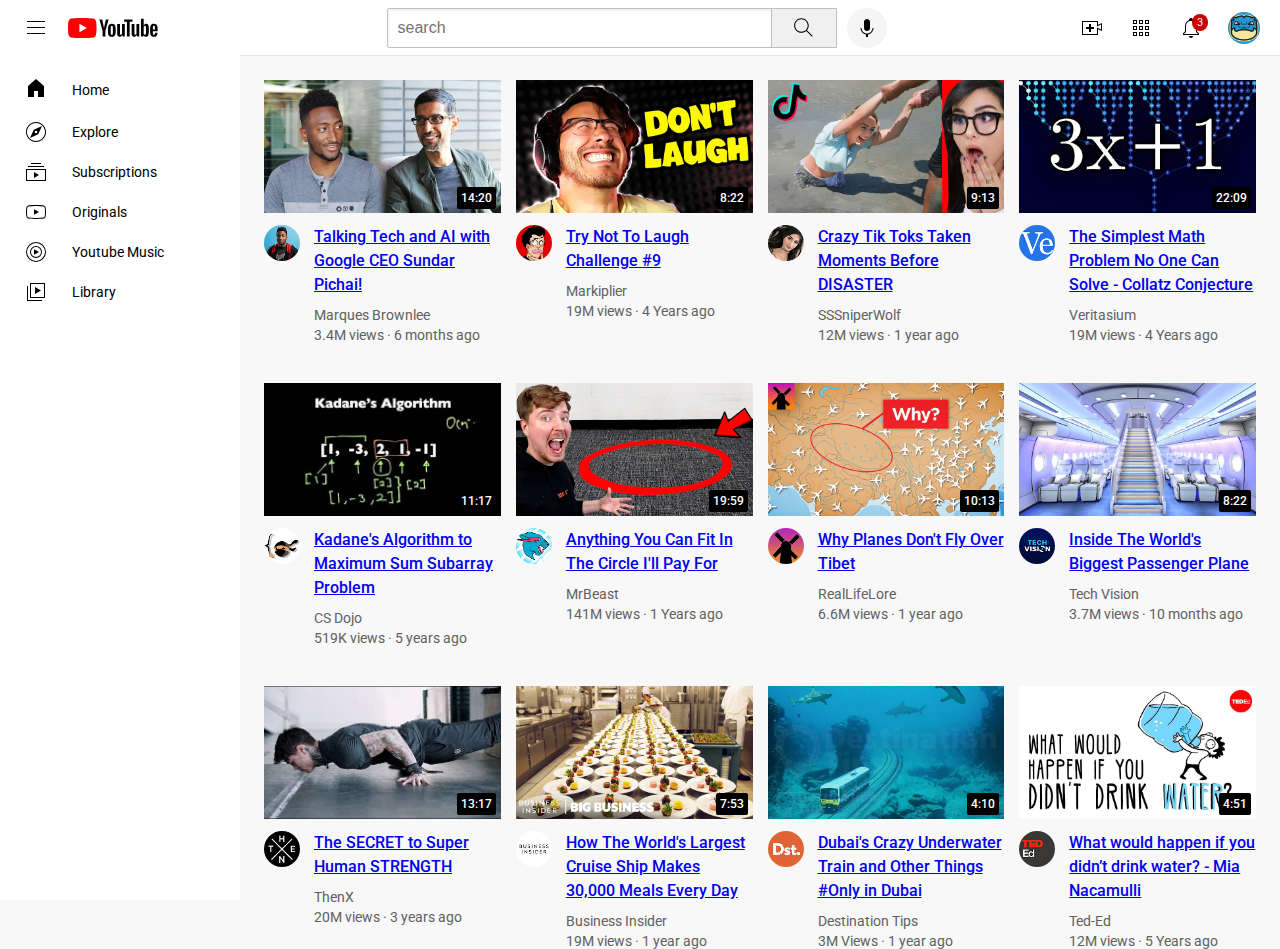
<file: index.html>
<!DOCTYPE html>
<html>
  <head>
    <title>Youtube.com Clone For Github</title>

      <link rel="preconnect" href="https://fonts.googleapis.com">
      <link rel="preconnect" href="https://fonts.gstatic.com" crossorigin>
      <link href="https://fonts.googleapis.com/css2?family=Montserrat:wght@400;700&family=Roboto:wght@400;500;700&display=swap" rel="stylesheet">
   <link rel="stylesheet" href="styles/general.css">
   <link rel="stylesheet" href="styles/header.css">
   <link rel="stylesheet" href="styles/video.css">
   <link rel="stylesheet" href="styles/sidebar.css">

    </head>
  <body>
   
    <header class="header">
      <div class="left-section">
        <img class="hamburger-menu" src="icons/hamburger-menu.svg">
        <img class="youtube-logo" src="icons/youtube-logo.svg">

      </div>
      

      <div class="middle-section">

        <input class="search-bar" type="text" placeholder="search">
        <button class="search-button">
          <img class="search-icon" src="icons/search.svg">
          <div class="tooltip">Search</div>
        </button>
        <!-- Put position absolute inside
        position relative-->
        <button class="voice-search-button">
          <img class="voice-search-icon" src="icons/voice-search-icon.svg">
          <div class="tooltip">Search with your voice</div>
        </button>
      </div>

      <div class="right-section">

        <div class="upload-icon-container">
          <img class="upload-icon" src="icons/upload.svg">
          <div class="tooltip">Create</div>
        </div>

        <div class="appsdev">
          <img class="youtube-apps-icon" src="icons/youtube-apps.svg">
          <div class="tooltip">Youtube Apps</div>
        </div>
        
        <div class="notifications-icon-container">
        <img class="notis-icon" src="icons/notifications.svg">
        <div class="notifications-count">3</div>
        <div class="tooltip">Youtube Apps</div>
        </div>
        <img class="cuser" src="channel-pictures/6gy88L9.jpg">
      </div>
    
    </header>

    <nav class="sidebar">
      <div class="sidebar-link">
        <a href="https://www.youtube.com/" target="_blank">
        <img src="icons/home.svg"></a>
        <div>Home</div>
      </div>
      <div class="sidebar-link">
        <img src="icons/explore.svg">
        <div>Explore</div>
      </div>
      <div class="sidebar-link">
        <img src="icons/subscriptions.svg">
        <div>Subscriptions</div>
      </div>
      <div class="sidebar-link">
        <img src="icons/originals.svg">
        <div>Originals</div>
      </div>
      <div class="sidebar-link">
        <img src="icons/youtube-music.svg">
        <div>Youtube Music</div>
      </div>
      <div class="sidebar-link">
        <img src="icons/library.svg">
        <div>Library</div>
      </div>
    </nav>

    <main>
      <section class="video-grid">
    
        <div class="video-preview">
               <div class="thumbnail-row">
                <a href="https://www.youtube.com/watch?v=n2RNcPRtAiY">
                <img class="thumbnail" src="thumbnails/thumbnail-1.webp">
                </a>
                <div class="video-time">14:20</div>
                </div>
    
              <div class="video-info-grid">
                <div class="channel-picture">
                  <a href="https://www.youtube.com/@mkbhd">
                <img class="profile-picture" src="channel-pictures/channel-1.jpeg">
              </a>
                </div>
                
                <div class="video-info">
                  <a href="https://www.youtube.com/watch?v=n2RNcPRtAiY">
               <p class="video-title">
                Talking Tech and AI with Google CEO Sundar Pichai!</p>
              </a>
               <p class="video-author">Marques Brownlee</p>
               <p class="video-stats">3.4M views &#183; 6 months ago</p>
                </div>
              </div>
        </div>
    
    
        <div class="video-preview">
          <div class="thumbnail-row">
            <a href="https://www.youtube.com/watch?v=mP0RAo9SKZk">
            <img class="thumbnail" src="thumbnails/thumbnail-2.webp">
          </a>
            <div class="video-time">8:22</div>
          </div>
      <div class="video-info-grid">
        <div class="channel-picture">
          <a href="https://www.youtube.com/c/markiplier">
          <img class="profile-picture" src="channel-pictures/channel-2.jpeg">
        </a>
        </div>
        
        <div class="video-info">
          <a href="https://www.youtube.com/watch?v=mP0RAo9SKZk">
          <p class="video-title">
          Try Not To Laugh Challenge #9</p>
        </a>
         <p class="video-author">Markiplier</p>
         <p class="video-stats">19M views &#183; 4 Years ago</p>
        </div>
      </div>
    </div>
    
    
    <div class="video-preview">
      <div class="thumbnail-row">
        <a href="https://www.youtube.com/watch?v=FgjPQQeTh1w">
       <img class="thumbnail" src="thumbnails/thumbnail-3.webp">
      </a>
       <div class="video-time">9:13</div>
       </div>
    
     <div class="video-info-grid">
       <div class="channel-picture">
        <a href="https://www.youtube.com/channel/UCpB959t8iPrxQWj7G6n0ctQ">
       <img class="profile-picture" src="channel-pictures/channel-3.jpeg">
      </a>
       </div>
    
       <div class="video-info">
        <a href="https://www.youtube.com/watch?v=FgjPQQeTh1w">
      <p class="video-title">
        Crazy Tik Toks Taken Moments Before DISASTER</p>
      </a>
      <p class="video-author">SSSniperWolf</p>
      <p class="video-stats">12M views &#183; 1 year ago</p>
       </div>
     </div>
    </div>
    
    
        <div class="video-preview">
          <div class="thumbnail-row">
            <a href="https://www.youtube.com/watch?v=094y1Z2wpJg">
          <img class="thumbnail" src="thumbnails/thumbnail-4.webp">
          </a>
          <div class="video-time">22:09</div>
          </div>
          <div class="video-info-grid">
          <div class="channel-picture">
            <a href="https://www.youtube.com/channel/UCHnyfMqiRRG1u-2MsSQLbXA">
          <img class="profile-picture" src="channel-pictures/channel-4.jpeg">
          </a>
          </div>
    
          <div class="video-info">
            <a href="https://www.youtube.com/watch?v=094y1Z2wpJg">
          <p class="video-title">
            The Simplest Math Problem No One Can Solve - Collatz Conjecture</p>
          </a>
          <p class="video-author">Veritasium</p>
          <p class="video-stats">19M views &#183; 4 Years ago</p>
          </div>
          </div>
        </div>
        
    
    
    <div class="video-preview">
      <div class="thumbnail-row">
        <a href="https://www.youtube.com/watch?v=86CQq3pKSUw">
       <img class="thumbnail" src="thumbnails/thumbnail-5.webp">
      </a>
       <div class="video-time">11:17</div>
       </div>
    
     <div class="video-info-grid">
       <div class="channel-picture">
        <a href="https://www.youtube.com/c/CSDojo">
       <img class="profile-picture" src="channel-pictures/channel-5.jpeg">
        </a>
       </div>
    
       <div class="video-info">
        <a href="https://www.youtube.com/watch?v=86CQq3pKSUw">
      <p class="video-title">
        Kadane's Algorithm to Maximum Sum Subarray Problem</p>
      </a>
      <p class="video-author">CS Dojo</p>
      <p class="video-stats">519K views &#183; 5 years ago</p>
       </div>
     </div>
    </div>
    
    
      <div class="video-preview">
        <div class="thumbnail-row">
          <a href="https://www.youtube.com/watch?v=yXWw0_UfSFg">
        <img class="thumbnail" src="thumbnails/thumbnail-6.webp">
         </a>
        <div class="video-time">19:59</div>
        </div>
        <div class="video-info-grid">
        <div class="channel-picture">
          <a href="https://www.youtube.com/channel/UCX6OQ3DkcsbYNE6H8uQQuVA">
        <img class="profile-picture" src="channel-pictures/channel-6.jpeg">
         </a>
        </div>
    
        <div class="video-info">
        <p class="video-title"> <a href="https://www.youtube.com/watch?v=yXWw0_UfSFg">
    Anything You Can Fit In The Circle I'll Pay For</p></a>   
        <p class="video-author">MrBeast</p>
        <p class="video-stats">141M views &#183; 1 Years ago</p>
          </div>
        </div>
      </div>
    

      <div class="video-preview">
        <div class="thumbnail-row">
         <a href="https://www.youtube.com/watch?v=fNVa1qMbF9Y">
         <img class="thumbnail" src="thumbnails/thumbnail-7.webp">
         </a>
         <div class="video-time">10:13</div>
         </div>

       <div class="video-info-grid">
         <div class="channel-picture">
           <a href="https://www.youtube.com/@RealLifeLore">
         <img class="profile-picture" src="channel-pictures/channel-7.jpeg">
       </a>
         </div>
         
         <div class="video-info">
           <a href="https://www.youtube.com/watch?v=fNVa1qMbF9Y">
        <p class="video-title">
          Why Planes Don't Fly Over Tibet</p>
       </a>
        <p class="video-author">RealLifeLore</p>
        <p class="video-stats">6.6M views &#183; 1 year ago</p>
         </div>
       </div>
 </div>


 <div class="video-preview">
   <div class="thumbnail-row">
     <a href="https://www.youtube.com/watch?v=lFm4EM1juls">
     <img class="thumbnail" src="thumbnails/thumbnail-8.webp">
   </a>
     <div class="video-time">8:22</div>
   </div>
<div class="video-info-grid">
 <div class="channel-picture">
   <a href="https://www.youtube.com/@adin">
   <img class="profile-picture" src="channel-pictures/channel-8.jpeg">
 </a>
 </div>
 
 <div class="video-info">
   <a href="https://www.youtube.com/watch?v=lFm4EM1juls">
   <p class="video-title">
Inside The World's Biggest Passenger Plane</p>
 </a>
  <p class="video-author">Tech Vision</p>
  <p class="video-stats">3.7M views &#183; 10 months ago</p>
 </div>
</div>
</div>


<div class="video-preview">
<div class="thumbnail-row">
 <a href="https://www.youtube.com/watch?v=ixmxOlcrlUc">
<img class="thumbnail" src="thumbnails/thumbnail-9.webp">
</a>
<div class="video-time">13:17</div>
</div>

<div class="video-info-grid">
<div class="channel-picture">
 <a href="https://www.youtube.com/@OFFICIALTHENXSTUDIOS">
<img class="profile-picture" src="channel-pictures/channel-9.jpeg">
</a>
</div>

<div class="video-info">
 <a href="https://www.youtube.com/watch?v=ixmxOlcrlUc">
<p class="video-title">
  The SECRET to Super Human STRENGTH</p>
</a>
<p class="video-author">ThenX</p>
<p class="video-stats">20M views &#183; 3 years ago</p>
</div>
</div>
</div>


 <div class="video-preview">
   <div class="thumbnail-row">
     <a href="https://www.youtube.com/watch?v=R2vXbFp5C9o">
   <img class="thumbnail" src="thumbnails/thumbnail-10.webp">
   </a>
   <div class="video-time">7:53</div>
   </div>
   <div class="video-info-grid">
   <div class="channel-picture">
     <a href="https://www.youtube.com/@InsiderBusiness">
   <img class="profile-picture" src="channel-pictures/channel-10.jpeg">
   </a>
   </div>

   <div class="video-info">
     <a href="https://www.youtube.com/watch?v=R2vXbFp5C9o">
   <p class="video-title">
    How The World's Largest Cruise Ship Makes 30,000 Meals Every Day</p>
   </a>
   <p class="video-author">Business Insider</p>
   <p class="video-stats">19M views &#183; 1 year ago</p>
   </div>
   </div>
 </div>
 


<div class="video-preview">
<div class="thumbnail-row">
 <a href="https://www.youtube.com/watch?v=0nZuYyXET3s">
<img class="thumbnail" src="thumbnails/thumbnail-11.webp">
</a>
<div class="video-time">4:10</div>
</div>

<div class="video-info-grid">
<div class="channel-picture">
 <a href="https://www.youtube.com/@Destinationtips">
<img class="profile-picture" src="channel-pictures/channel-11.jpeg">
 </a>
</div>

<div class="video-info">
 <a href="https://www.youtube.com/watch?v=0nZuYyXET3s">
<p class="video-title">
Dubai's Crazy Underwater Train and Other Things #Only in Dubai</p>
</a>
<p class="video-author">Destination Tips</p>
<p class="video-stats">3M Views &#183; 1 year ago</p>
</div>
</div>
</div>


<div class="video-preview">
 <div class="thumbnail-row">
   <a href="https://www.youtube.com/watch?v=9iMGFqMmUFs">
 <img class="thumbnail" src="thumbnails/thumbnail-12.webp">
  </a>
 <div class="video-time">4:51</div>
 </div>
 <div class="video-info-grid">
 <div class="channel-picture">
   <a href="https://www.youtube.com/@TEDEd">
 <img class="profile-picture" src="channel-pictures/channel-12.jpeg">
  </a>
 </div>

 <div class="video-info">
 <p class="video-title"> <a href="https://www.youtube.com/watch?v=9iMGFqMmUFs">
  What would happen if you didn’t drink water? - Mia Nacamulli</p></a>   
 <p class="video-author">Ted-Ed</p>
 <p class="video-stats">12M views &#183; 5 Years ago</p>
   </div>
 </div>
</div>


    </section>
    </main>

  </body>
</html>
</file>
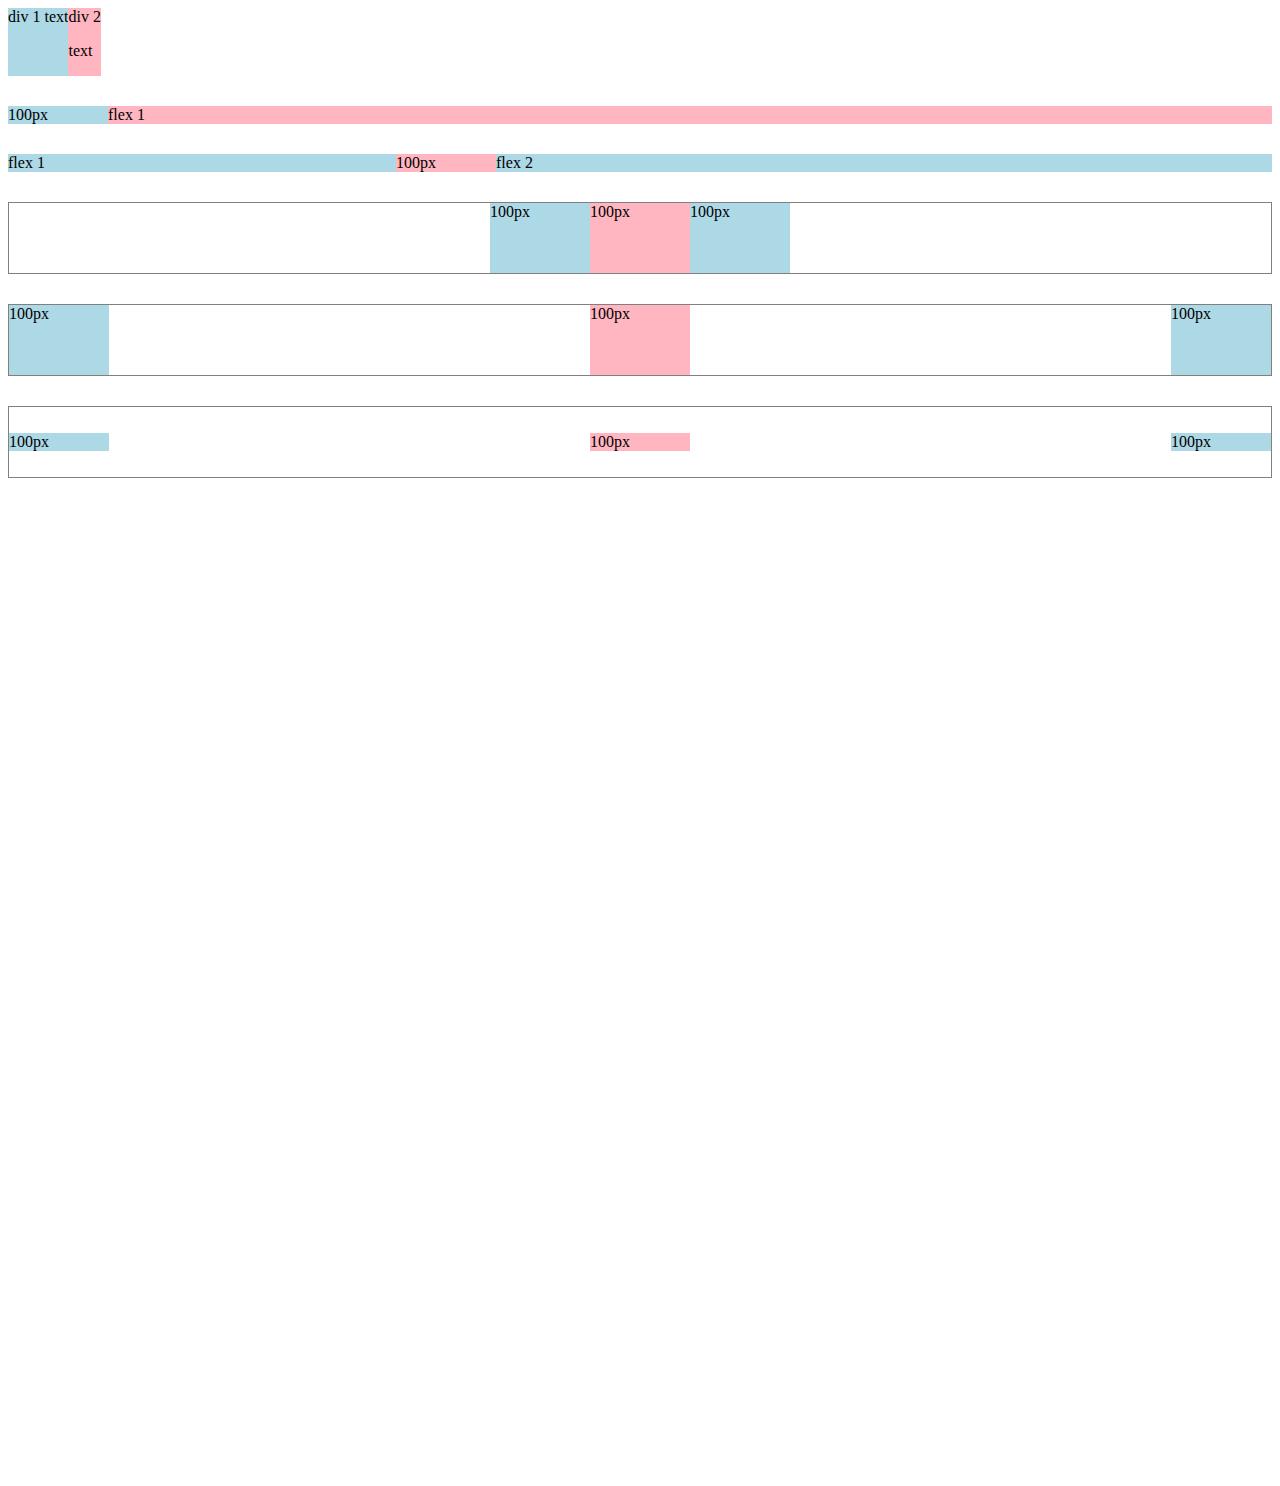
<file: FLEXBOX.HTML>
<!DOCTYPE html>
<HTML>
  <HEAD>
    <title>flexbox pratice</title>
  </HEAD>
  <BODY style="padding-bottom: 1000px;">
    <div style="
    display: flex;
    flex-direction: row; 
    ">
      <div style="background-color: lightblue;">div 1 text</div>
      <div style="background-color: lightpink;">div 2 <p>text</p></div>
    </div>

      <div style="
      margin-top: 30px;
      display: flex;
      flex-direction: row; 
      ">
        <div style="background-color: lightblue; width: 100px;">100px</div>
        <div style="background-color: lightpink; flex: 1;">flex 1</div>
      </div>

      <div style="
      margin-top: 30px;
      display: flex;
      flex-direction: row; 
      ">
        
        <div style="background-color: lightblue; flex: 1;">flex 1</div>
        <div style="background-color: lightpink; width: 100px;">100px</div>
        <div style="background-color: lightblue; flex: 2;">flex 2</div>
      </div>

      <div style="
      margin-top: 30px;
      display: flex;
      flex-direction: row;
      height: 70px; border-width: 1px; border-style: solid; border-color: gray;
       justify-content: center;">
        
        <div style="background-color: lightblue; width: 100px;">100px</div>
        <div style="background-color: lightpink; width: 100px;">100px</div>
        <div style="background-color: lightblue; width: 100px;">100px</div>
      </div>

      <div style="
      margin-top: 30px;
      display: flex;
      flex-direction: row;
      height: 70px; border-width: 1px; border-style: solid; border-color: gray;
       justify-content: space-between">
        
        <div style="background-color: lightblue; width: 100px;">100px</div>
        <div style="background-color: lightpink; width: 100px;">100px</div>
        <div style="background-color: lightblue; width: 100px;">100px</div>
      </div>

      <div style="
      margin-top: 30px;
      display: flex;
      flex-direction: row;
      height: 70px; border-width: 1px; border-style: solid; border-color: gray;
       justify-content: space-between; align-items: center;">
        
        <div style="background-color: lightblue; width: 100px;">100px</div>
        <div style="background-color: lightpink; width: 100px;">100px</div>
        <div style="background-color: lightblue; width: 100px;">100px</div>
      </div>


  </BODY>
</HTML>
</file>
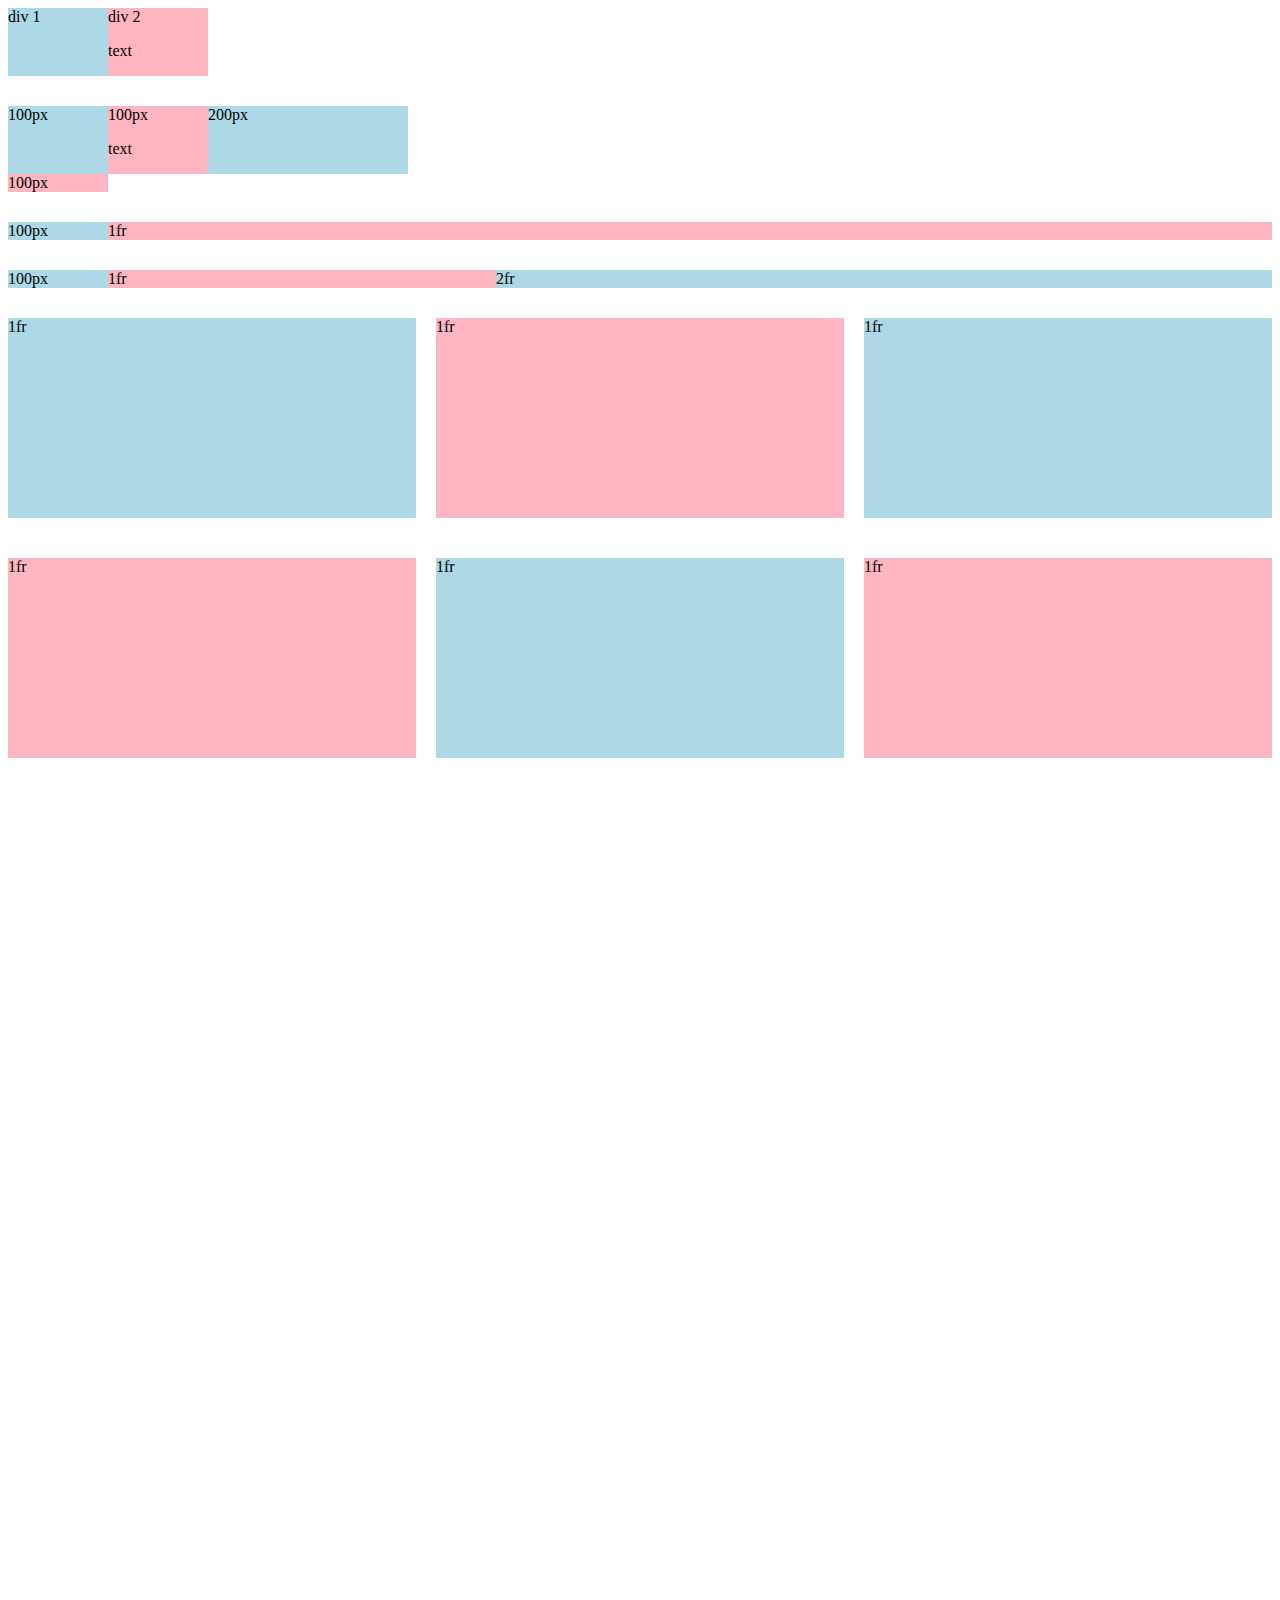
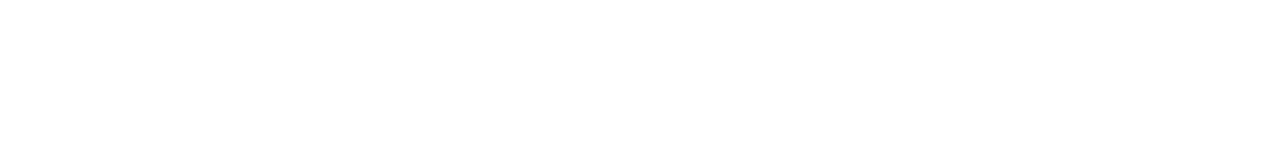
<file: GRID.HTML>
<!DOCTYPE html>
<HTML>
  <HEAD>
    <TITLE>Grid Pratice</TITLE>
  </HEAD>
  
  <BODY style="padding-bottom: 1000px;">
    <div style="display: grid; grid-template-columns: 100px 100px;">
      <div style="background-color: lightblue;">div 1</div>
      <div style="background-color: lightpink;">div 2<p>text</p></div>
    </div>


    <div style="margin-top: 30px; display: grid; grid-template-columns: 100px 100px 200px;">
      <div style="background-color: lightblue;">100px</div>
      <div style="background-color: lightpink;">100px<p>text</p></div>
      <div style="background-color: lightblue;">200px</div>
      <div style="background-color: lightpink;">100px</div>
    </div>

      <div style="
        margin-top: 30px; 
        display: grid; 
        grid-template-columns: 100px 1fr;">
        <div style="background-color: lightblue;">100px</div>
        <div style="background-color: lightpink;">1fr</div>
      </div>

      <div style="
        margin-top: 30px; 
        display: grid; 
        grid-template-columns: 100px 1fr 2fr;">
        <div style="background-color: lightblue;">100px</div>
        <div style="background-color: lightpink;">1fr</div>
        <div style="background-color: lightblue;">2fr</div>
      </div>

      <div style="
        margin-top: 30px; 
        display: grid; 
        grid-template-columns: 1fr 1fr 1fr; column-gap: 20px; row-gap: 40px;">
        <div style="background-color: lightblue; height: 200px;">1fr</div>
        <div style="background-color: lightpink; height: 200px;">1fr</div>
        <div style="background-color: lightblue; height: 200px;">1fr</div>
        <div style="background-color: lightpink; height: 200px;">1fr</div>
        <div style="background-color: lightblue; height: 200px;">1fr</div>
        <div style="background-color: lightpink; height: 200px;">1fr</div>
      </div>

  </BODY>
</HTML>
</file>
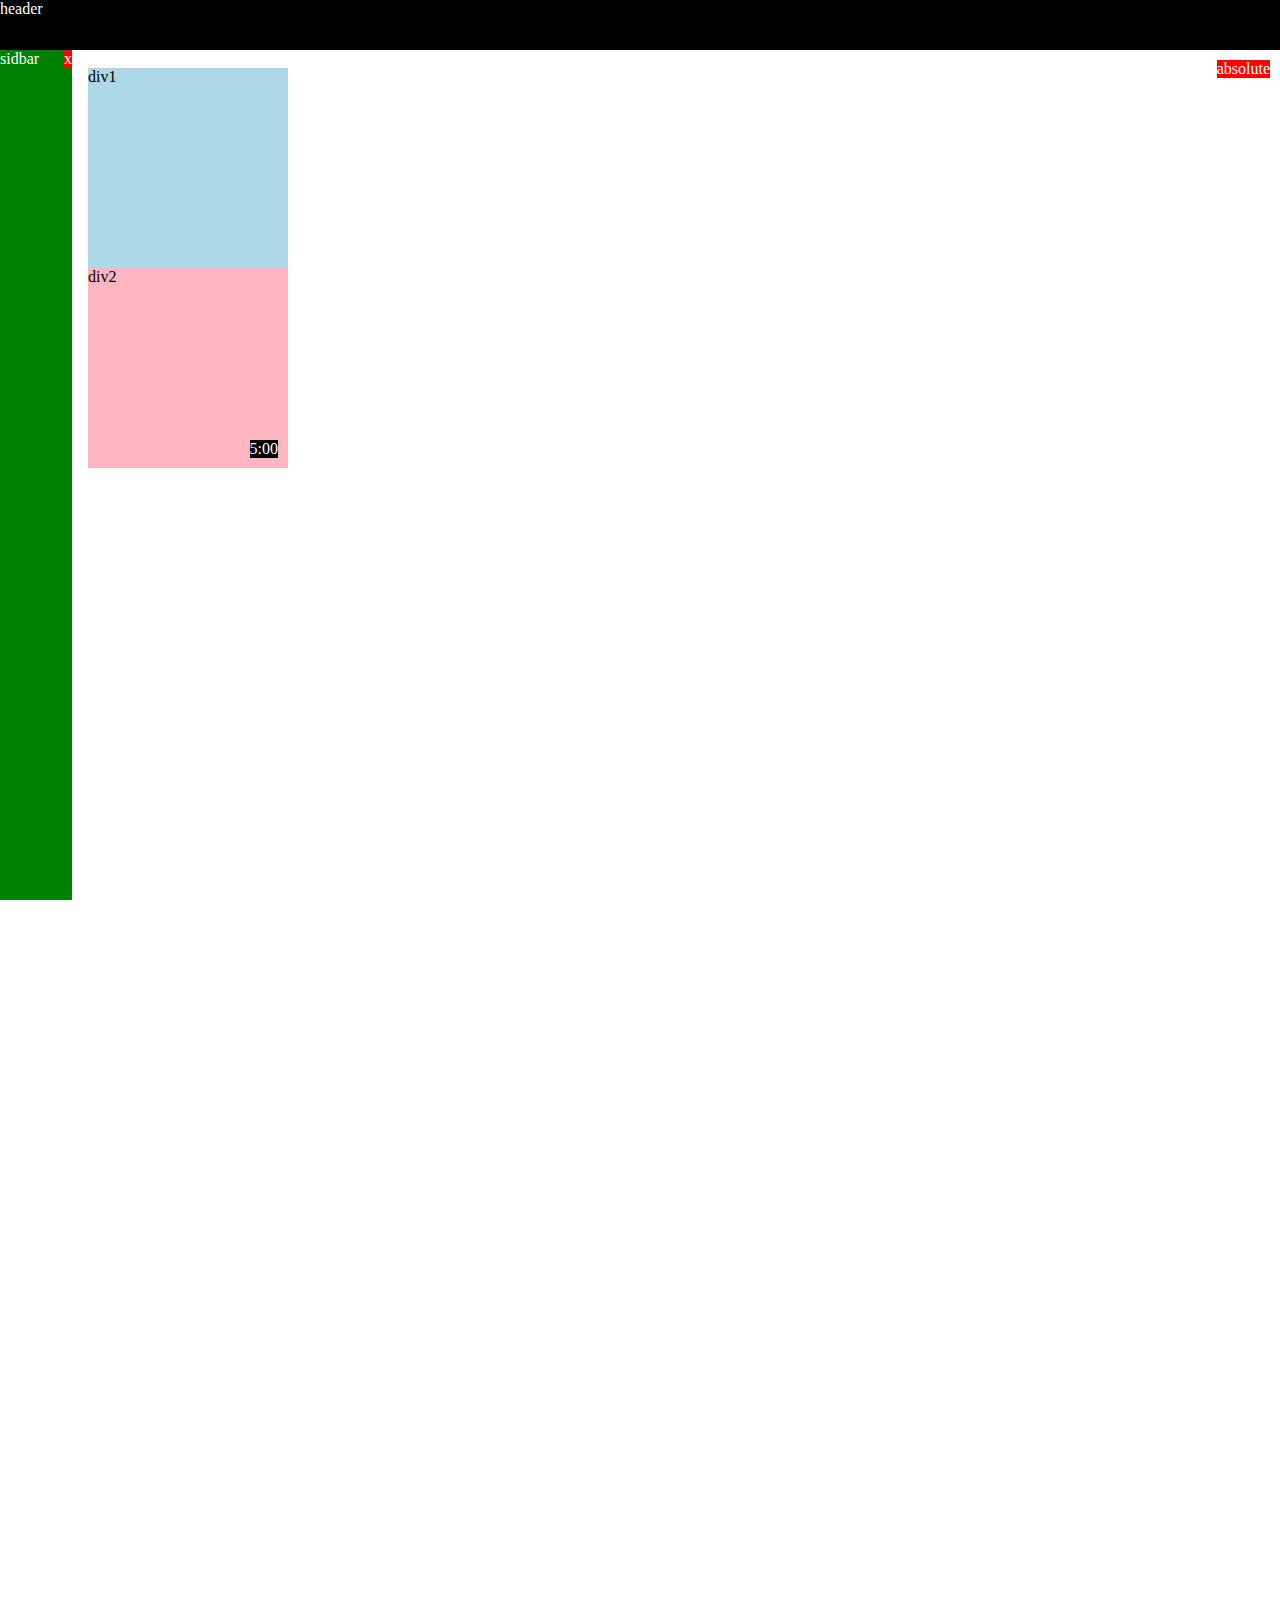
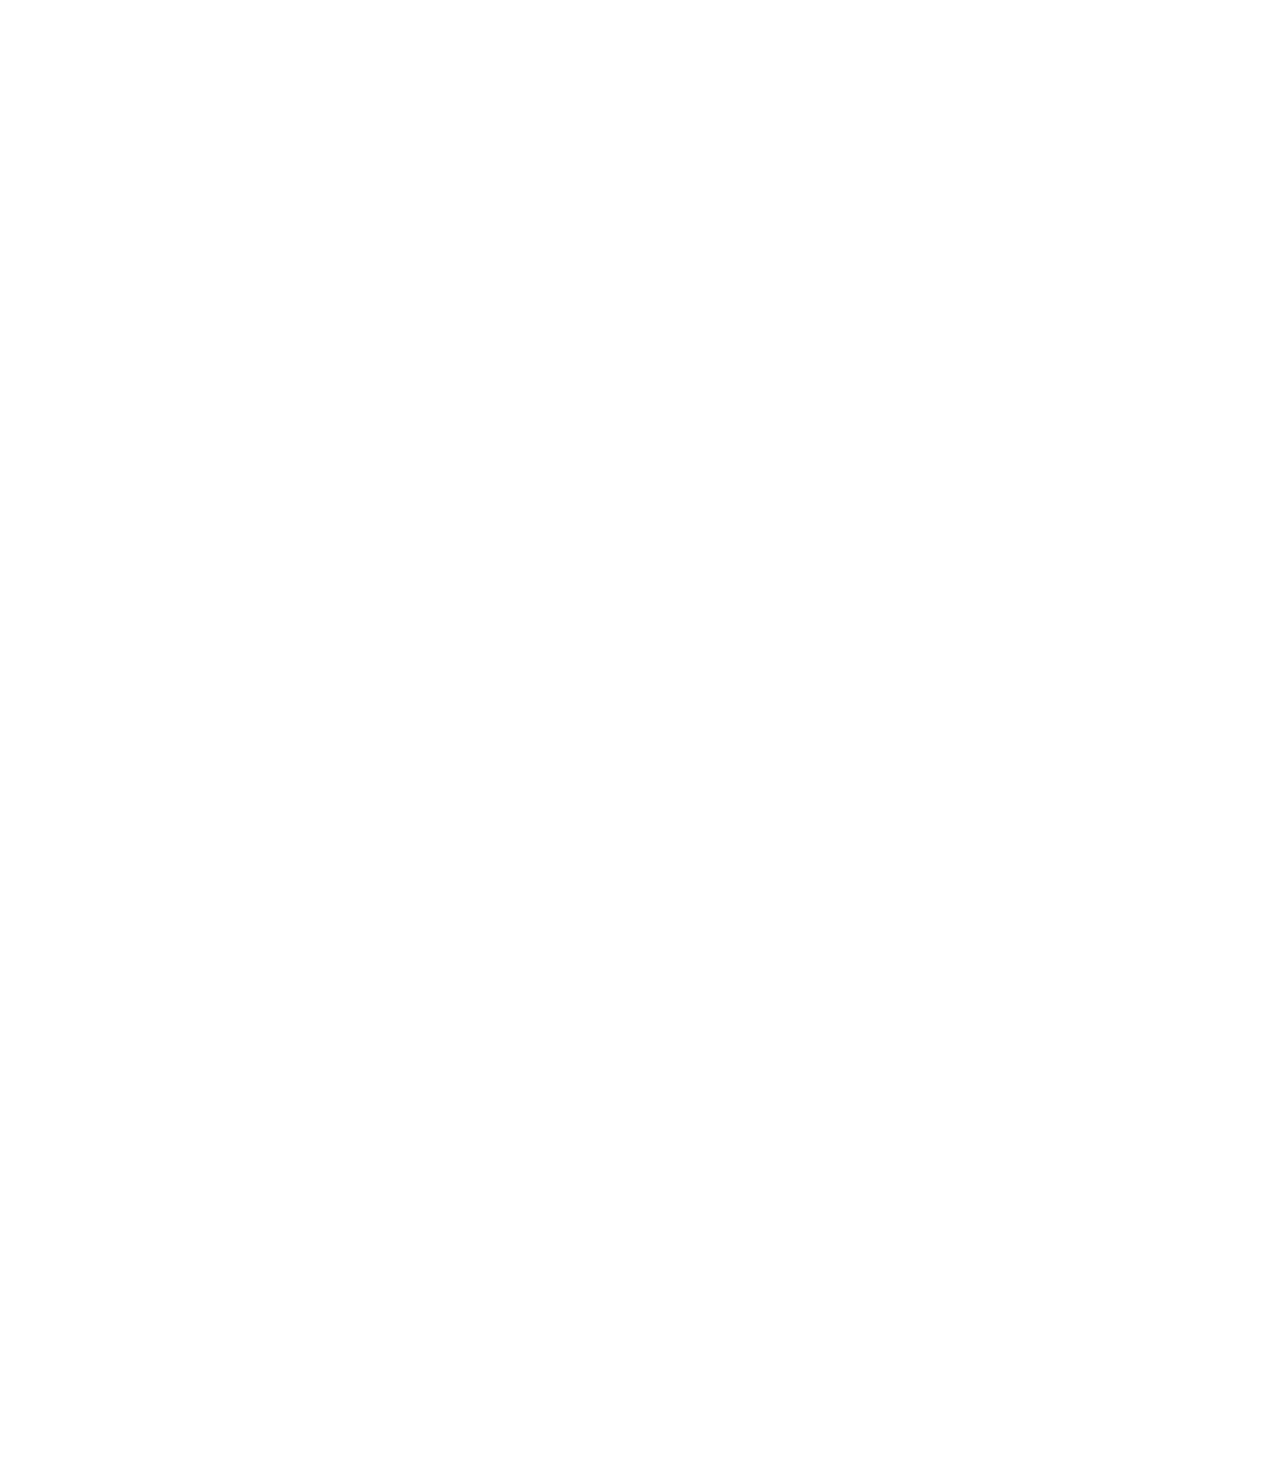
<file: header.html>
<!DOCTYPE html>
<html>
  <head>
    <title>head pratice</title>
  </head>
  <body style="
    height: 3000px;
    padding-top: 60px;
    padding-left: 80px;">


    <div style="background-color: black; 
    color: white;
     position: fixed; 
     top: 0; 
     left: 0; 
     right: 0; 
     height: 50px;
     z-index: 1;">
      header</div>

      <div style="
      background-color: green; 
      color: white;
      position: fixed;
      left: 0;
       bottom: 0;
       top: 50px;
       width: 72px;;">
      sidbar
      <div style="position: absolute;
       background-color: red; 
       color: white;
       top: 0px;
       right: 0px;">
        x
      </div>
    </div>

      <div style="position: absolute;
       background-color: red; 
       color: white;
       top: 60px;
       right: 10px;">
        absolute
      </div>


    <div style="background-color: lightblue; height: 200px; width: 200px; position: static;">div1</div>
    <div style="background-color: lightpink; height: 200px; width: 200px;
    position: relative;">div2
      <div style="position: absolute;
       background-color: rgb(0, 0, 0); 
       color: white;
       bottom: 10px;
       right: 10px;">
        5:00
      </div>
    </div>
  </body>
</html>
</file>
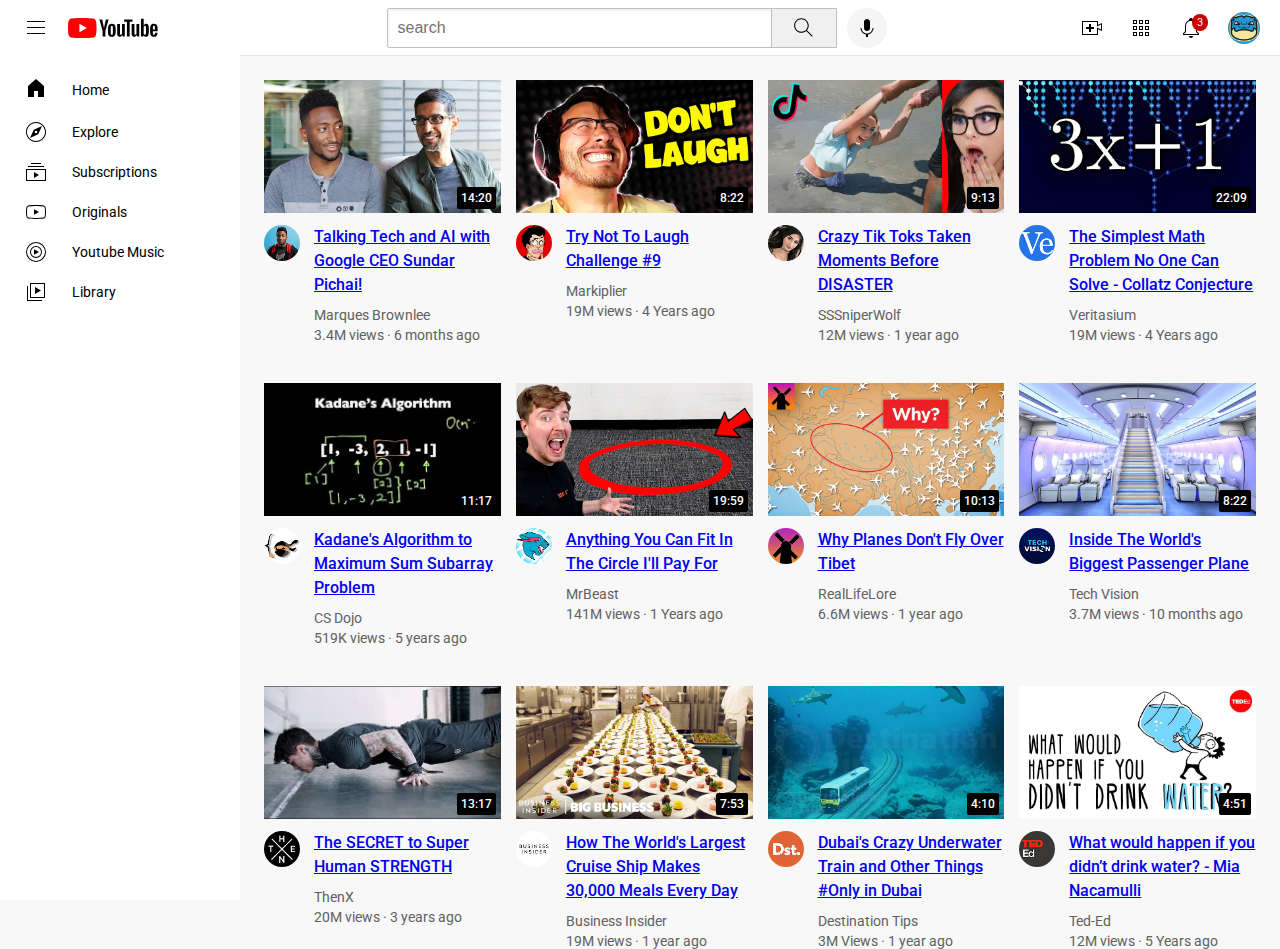
<file: undex.html>
<!DOCTYPE html>
<html>
  <head>
    <title>Youtube.com Clone</title>

      <link rel="preconnect" href="https://fonts.googleapis.com">
      <link rel="preconnect" href="https://fonts.gstatic.com" crossorigin>
      <link href="https://fonts.googleapis.com/css2?family=Montserrat:wght@400;700&family=Roboto:wght@400;500;700&display=swap" rel="stylesheet">
   <link rel="stylesheet" href="styles/general.css">
   <link rel="stylesheet" href="styles/header.css">
   <link rel="stylesheet" href="styles/video.css">
   <link rel="stylesheet" href="styles/sidebar.css">

    </head>
  <body>
   
    <header class="header">
      <div class="left-section">
        <img class="hamburger-menu" src="icons/hamburger-menu.svg">
        <img class="youtube-logo" src="icons/youtube-logo.svg">

      </div>
      

      <div class="middle-section">

        <input class="search-bar" type="text" placeholder="search">
        <button class="search-button">
          <img class="search-icon" src="icons/search.svg">
          <div class="tooltip">Search</div>
        </button>
        <!-- Put position absolute inside
        position relative-->
        <button class="voice-search-button">
          <img class="voice-search-icon" src="icons/voice-search-icon.svg">
          <div class="tooltip">Search with your voice</div>
        </button>
      </div>

      <div class="right-section">

        <div class="upload-icon-container">
          <img class="upload-icon" src="icons/upload.svg">
          <div class="tooltip">Create</div>
        </div>

        <div class="appsdev">
          <img class="youtube-apps-icon" src="icons/youtube-apps.svg">
          <div class="tooltip">Youtube Apps</div>
        </div>
        
        <div class="notifications-icon-container">
        <img class="notis-icon" src="icons/notifications.svg">
        <div class="notifications-count">3</div>
        <div class="tooltip">Youtube Apps</div>
        </div>
        <img class="cuser" src="channel-pictures/6gy88L9.jpg">
      </div>
    
    </header>

    <nav class="sidebar">
      <div class="sidebar-link">
        <a href="https://www.youtube.com/" target="_blank">
        <img src="icons/home.svg"></a>
        <div>Home</div>
      </div>
      <div class="sidebar-link">
        <img src="icons/explore.svg">
        <div>Explore</div>
      </div>
      <div class="sidebar-link">
        <img src="icons/subscriptions.svg">
        <div>Subscriptions</div>
      </div>
      <div class="sidebar-link">
        <img src="icons/originals.svg">
        <div>Originals</div>
      </div>
      <div class="sidebar-link">
        <img src="icons/youtube-music.svg">
        <div>Youtube Music</div>
      </div>
      <div class="sidebar-link">
        <img src="icons/library.svg">
        <div>Library</div>
      </div>
    </nav>

    <main>
      <section class="video-grid">
    
        <div class="video-preview">
               <div class="thumbnail-row">
                <a href="https://www.youtube.com/watch?v=n2RNcPRtAiY">
                <img class="thumbnail" src="thumbnails/thumbnail-1.webp">
                </a>
                <div class="video-time">14:20</div>
                </div>
    
              <div class="video-info-grid">
                <div class="channel-picture">
                  <a href="https://www.youtube.com/@mkbhd">
                <img class="profile-picture" src="channel-pictures/channel-1.jpeg">
              </a>
                </div>
                
                <div class="video-info">
                  <a href="https://www.youtube.com/watch?v=n2RNcPRtAiY">
               <p class="video-title">
                Talking Tech and AI with Google CEO Sundar Pichai!</p>
              </a>
               <p class="video-author">Marques Brownlee</p>
               <p class="video-stats">3.4M views &#183; 6 months ago</p>
                </div>
              </div>
        </div>
    
    
        <div class="video-preview">
          <div class="thumbnail-row">
            <a href="https://www.youtube.com/watch?v=mP0RAo9SKZk">
            <img class="thumbnail" src="thumbnails/thumbnail-2.webp">
          </a>
            <div class="video-time">8:22</div>
          </div>
      <div class="video-info-grid">
        <div class="channel-picture">
          <a href="https://www.youtube.com/c/markiplier">
          <img class="profile-picture" src="channel-pictures/channel-2.jpeg">
        </a>
        </div>
        
        <div class="video-info">
          <a href="https://www.youtube.com/watch?v=mP0RAo9SKZk">
          <p class="video-title">
          Try Not To Laugh Challenge #9</p>
        </a>
         <p class="video-author">Markiplier</p>
         <p class="video-stats">19M views &#183; 4 Years ago</p>
        </div>
      </div>
    </div>
    
    
    <div class="video-preview">
      <div class="thumbnail-row">
        <a href="https://www.youtube.com/watch?v=FgjPQQeTh1w">
       <img class="thumbnail" src="thumbnails/thumbnail-3.webp">
      </a>
       <div class="video-time">9:13</div>
       </div>
    
     <div class="video-info-grid">
       <div class="channel-picture">
        <a href="https://www.youtube.com/channel/UCpB959t8iPrxQWj7G6n0ctQ">
       <img class="profile-picture" src="channel-pictures/channel-3.jpeg">
      </a>
       </div>
    
       <div class="video-info">
        <a href="https://www.youtube.com/watch?v=FgjPQQeTh1w">
      <p class="video-title">
        Crazy Tik Toks Taken Moments Before DISASTER</p>
      </a>
      <p class="video-author">SSSniperWolf</p>
      <p class="video-stats">12M views &#183; 1 year ago</p>
       </div>
     </div>
    </div>
    
    
        <div class="video-preview">
          <div class="thumbnail-row">
            <a href="https://www.youtube.com/watch?v=094y1Z2wpJg">
          <img class="thumbnail" src="thumbnails/thumbnail-4.webp">
          </a>
          <div class="video-time">22:09</div>
          </div>
          <div class="video-info-grid">
          <div class="channel-picture">
            <a href="https://www.youtube.com/channel/UCHnyfMqiRRG1u-2MsSQLbXA">
          <img class="profile-picture" src="channel-pictures/channel-4.jpeg">
          </a>
          </div>
    
          <div class="video-info">
            <a href="https://www.youtube.com/watch?v=094y1Z2wpJg">
          <p class="video-title">
            The Simplest Math Problem No One Can Solve - Collatz Conjecture</p>
          </a>
          <p class="video-author">Veritasium</p>
          <p class="video-stats">19M views &#183; 4 Years ago</p>
          </div>
          </div>
        </div>
        
    
    
    <div class="video-preview">
      <div class="thumbnail-row">
        <a href="https://www.youtube.com/watch?v=86CQq3pKSUw">
       <img class="thumbnail" src="thumbnails/thumbnail-5.webp">
      </a>
       <div class="video-time">11:17</div>
       </div>
    
     <div class="video-info-grid">
       <div class="channel-picture">
        <a href="https://www.youtube.com/c/CSDojo">
       <img class="profile-picture" src="channel-pictures/channel-5.jpeg">
        </a>
       </div>
    
       <div class="video-info">
        <a href="https://www.youtube.com/watch?v=86CQq3pKSUw">
      <p class="video-title">
        Kadane's Algorithm to Maximum Sum Subarray Problem</p>
      </a>
      <p class="video-author">CS Dojo</p>
      <p class="video-stats">519K views &#183; 5 years ago</p>
       </div>
     </div>
    </div>
    
    
      <div class="video-preview">
        <div class="thumbnail-row">
          <a href="https://www.youtube.com/watch?v=yXWw0_UfSFg">
        <img class="thumbnail" src="thumbnails/thumbnail-6.webp">
         </a>
        <div class="video-time">19:59</div>
        </div>
        <div class="video-info-grid">
        <div class="channel-picture">
          <a href="https://www.youtube.com/channel/UCX6OQ3DkcsbYNE6H8uQQuVA">
        <img class="profile-picture" src="channel-pictures/channel-6.jpeg">
         </a>
        </div>
    
        <div class="video-info">
        <p class="video-title"> <a href="https://www.youtube.com/watch?v=yXWw0_UfSFg">
    Anything You Can Fit In The Circle I'll Pay For</p></a>   
        <p class="video-author">MrBeast</p>
        <p class="video-stats">141M views &#183; 1 Years ago</p>
          </div>
        </div>
      </div>
    

      <div class="video-preview">
        <div class="thumbnail-row">
         <a href="https://www.youtube.com/watch?v=fNVa1qMbF9Y">
         <img class="thumbnail" src="thumbnails/thumbnail-7.webp">
         </a>
         <div class="video-time">10:13</div>
         </div>

       <div class="video-info-grid">
         <div class="channel-picture">
           <a href="https://www.youtube.com/@RealLifeLore">
         <img class="profile-picture" src="channel-pictures/channel-7.jpeg">
       </a>
         </div>
         
         <div class="video-info">
           <a href="https://www.youtube.com/watch?v=fNVa1qMbF9Y">
        <p class="video-title">
          Why Planes Don't Fly Over Tibet</p>
       </a>
        <p class="video-author">RealLifeLore</p>
        <p class="video-stats">6.6M views &#183; 1 year ago</p>
         </div>
       </div>
 </div>


 <div class="video-preview">
   <div class="thumbnail-row">
     <a href="https://www.youtube.com/watch?v=lFm4EM1juls">
     <img class="thumbnail" src="thumbnails/thumbnail-8.webp">
   </a>
     <div class="video-time">8:22</div>
   </div>
<div class="video-info-grid">
 <div class="channel-picture">
   <a href="https://www.youtube.com/@adin">
   <img class="profile-picture" src="channel-pictures/channel-8.jpeg">
 </a>
 </div>
 
 <div class="video-info">
   <a href="https://www.youtube.com/watch?v=lFm4EM1juls">
   <p class="video-title">
Inside The World's Biggest Passenger Plane</p>
 </a>
  <p class="video-author">Tech Vision</p>
  <p class="video-stats">3.7M views &#183; 10 months ago</p>
 </div>
</div>
</div>


<div class="video-preview">
<div class="thumbnail-row">
 <a href="https://www.youtube.com/watch?v=ixmxOlcrlUc">
<img class="thumbnail" src="thumbnails/thumbnail-9.webp">
</a>
<div class="video-time">13:17</div>
</div>

<div class="video-info-grid">
<div class="channel-picture">
 <a href="https://www.youtube.com/@OFFICIALTHENXSTUDIOS">
<img class="profile-picture" src="channel-pictures/channel-9.jpeg">
</a>
</div>

<div class="video-info">
 <a href="https://www.youtube.com/watch?v=ixmxOlcrlUc">
<p class="video-title">
  The SECRET to Super Human STRENGTH</p>
</a>
<p class="video-author">ThenX</p>
<p class="video-stats">20M views &#183; 3 years ago</p>
</div>
</div>
</div>


 <div class="video-preview">
   <div class="thumbnail-row">
     <a href="https://www.youtube.com/watch?v=R2vXbFp5C9o">
   <img class="thumbnail" src="thumbnails/thumbnail-10.webp">
   </a>
   <div class="video-time">7:53</div>
   </div>
   <div class="video-info-grid">
   <div class="channel-picture">
     <a href="https://www.youtube.com/@InsiderBusiness">
   <img class="profile-picture" src="channel-pictures/channel-10.jpeg">
   </a>
   </div>

   <div class="video-info">
     <a href="https://www.youtube.com/watch?v=R2vXbFp5C9o">
   <p class="video-title">
    How The World's Largest Cruise Ship Makes 30,000 Meals Every Day</p>
   </a>
   <p class="video-author">Business Insider</p>
   <p class="video-stats">19M views &#183; 1 year ago</p>
   </div>
   </div>
 </div>
 


<div class="video-preview">
<div class="thumbnail-row">
 <a href="https://www.youtube.com/watch?v=0nZuYyXET3s">
<img class="thumbnail" src="thumbnails/thumbnail-11.webp">
</a>
<div class="video-time">4:10</div>
</div>

<div class="video-info-grid">
<div class="channel-picture">
 <a href="https://www.youtube.com/@Destinationtips">
<img class="profile-picture" src="channel-pictures/channel-11.jpeg">
 </a>
</div>

<div class="video-info">
 <a href="https://www.youtube.com/watch?v=0nZuYyXET3s">
<p class="video-title">
Dubai's Crazy Underwater Train and Other Things #Only in Dubai</p>
</a>
<p class="video-author">Destination Tips</p>
<p class="video-stats">3M Views &#183; 1 year ago</p>
</div>
</div>
</div>


<div class="video-preview">
 <div class="thumbnail-row">
   <a href="https://www.youtube.com/watch?v=9iMGFqMmUFs">
 <img class="thumbnail" src="thumbnails/thumbnail-12.webp">
  </a>
 <div class="video-time">4:51</div>
 </div>
 <div class="video-info-grid">
 <div class="channel-picture">
   <a href="https://www.youtube.com/@TEDEd">
 <img class="profile-picture" src="channel-pictures/channel-12.jpeg">
  </a>
 </div>

 <div class="video-info">
 <p class="video-title"> <a href="https://www.youtube.com/watch?v=9iMGFqMmUFs">
  What would happen if you didn’t drink water? - Mia Nacamulli</p></a>   
 <p class="video-author">Ted-Ed</p>
 <p class="video-stats">12M views &#183; 5 Years ago</p>
   </div>
 </div>
</div>


    </section>
    </main>

  </body>
</html>
</file>
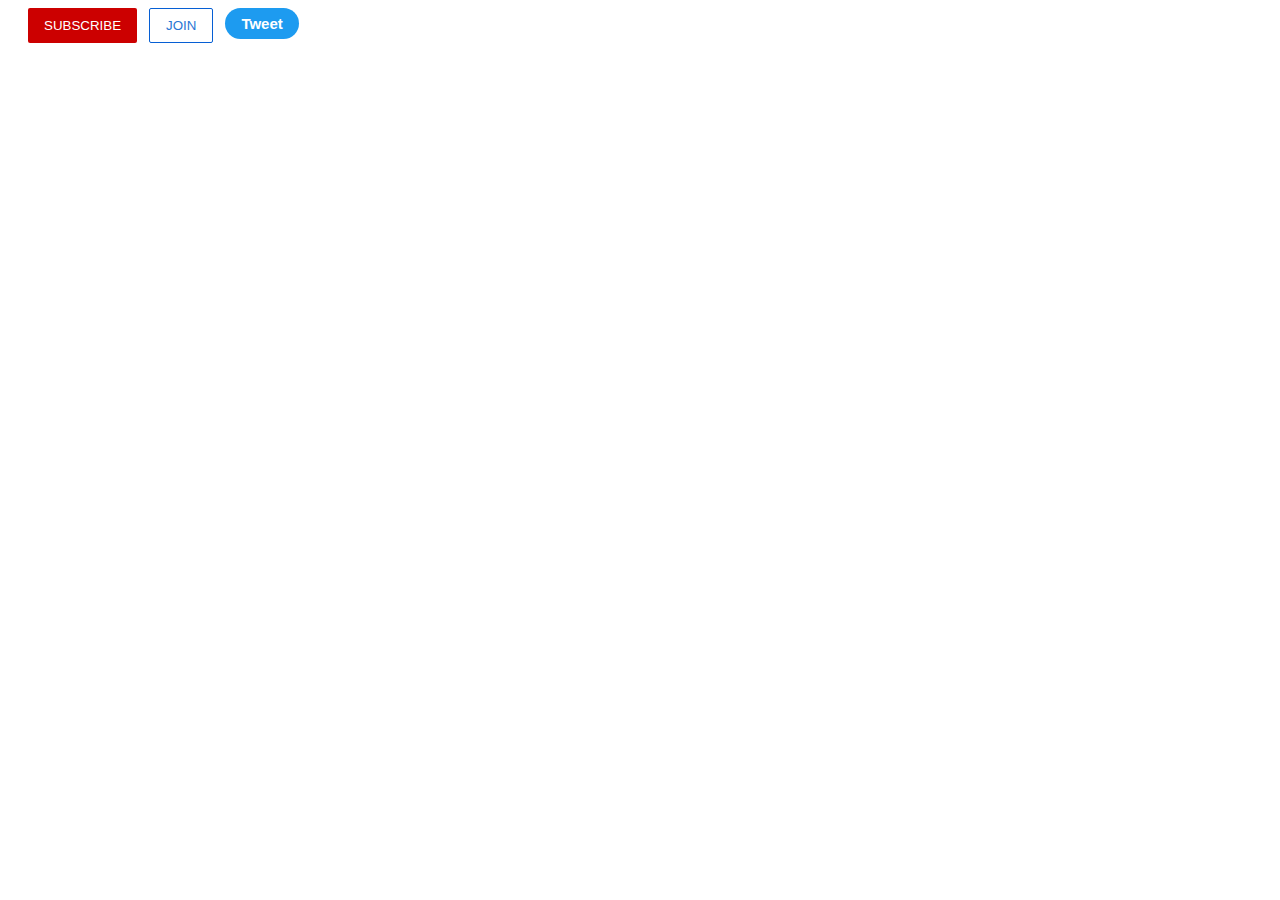
<file: intro-2-html/buttons.html>
<!DOCTYPE html>
<html>
  <head>
    <title>Buttons Pratice</title>
    <link rel="stylesheet" href="styles/buttons.css">
  </head>
  <body>
    <button class="subscribe-button">
      SUBSCRIBE
    </button>
    
    <button class="join-button">
      JOIN
    </button>
    
    <button class="tweet-button">
      Tweet
    </button>
  </body>
</html>
</file>
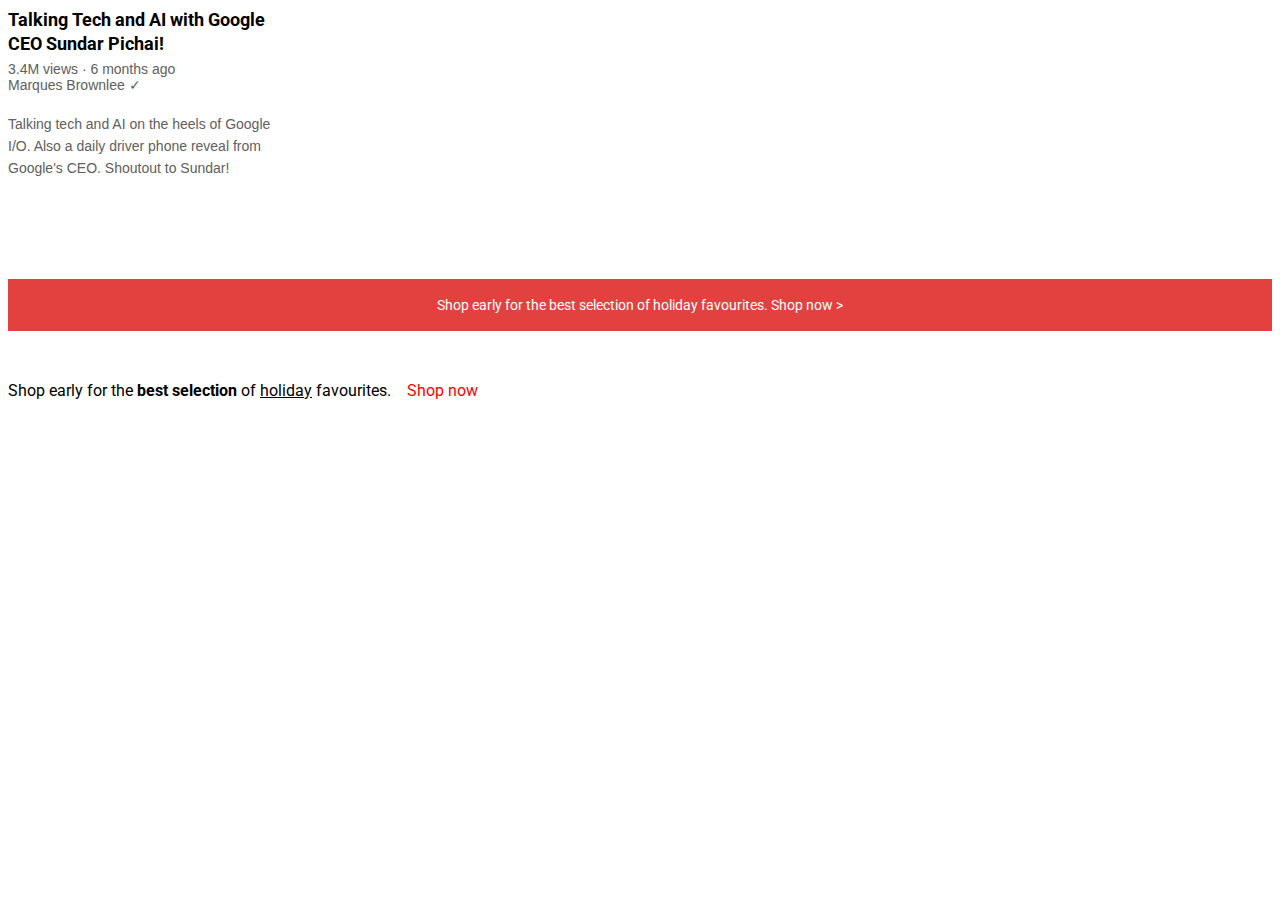
<file: intro-2-html/text.html>
<!DOCTYPE html>
<html>
  <head>
    <title>Text Pratice</title>

    <link rel="preconnect" href="https://fonts.googleapis.com">
    <link rel="preconnect" href="https://fonts.gstatic.com" crossorigin>
    <link href="https://fonts.googleapis.com/css2?family=Roboto:wght@400;700&display=swap" rel="stylesheet">

  <link rel="stylesheet" href="styles/text.css">
  </head>
  <body>
    <p class="video-title">
      Talking Tech and AI with Google CEO Sundar Pichai!
    </p>
    
    <p class="video-stats">
      3.4M views &#183; 6 months ago
    </p>
    
    <p class="video-author">
      Marques Brownlee &#10003;
    </p>
    
    <p class="video-description">
      Talking tech and AI on the heels of Google I/O. Also a daily driver phone reveal from Google's CEO. Shoutout to Sundar!
    </p>
    
    <p class="apple-text">
      Shop early for the best selection of holiday favourites. <span class="shop-link">Shop now &gt;</span>
    </p>
    
    <p>
      Shop early for the <strong>best selection</strong> 
      of <u>holiday</u> favourites. <span class="span-example">Shop now</span>
    </p>
  </body>
</html>
</file>
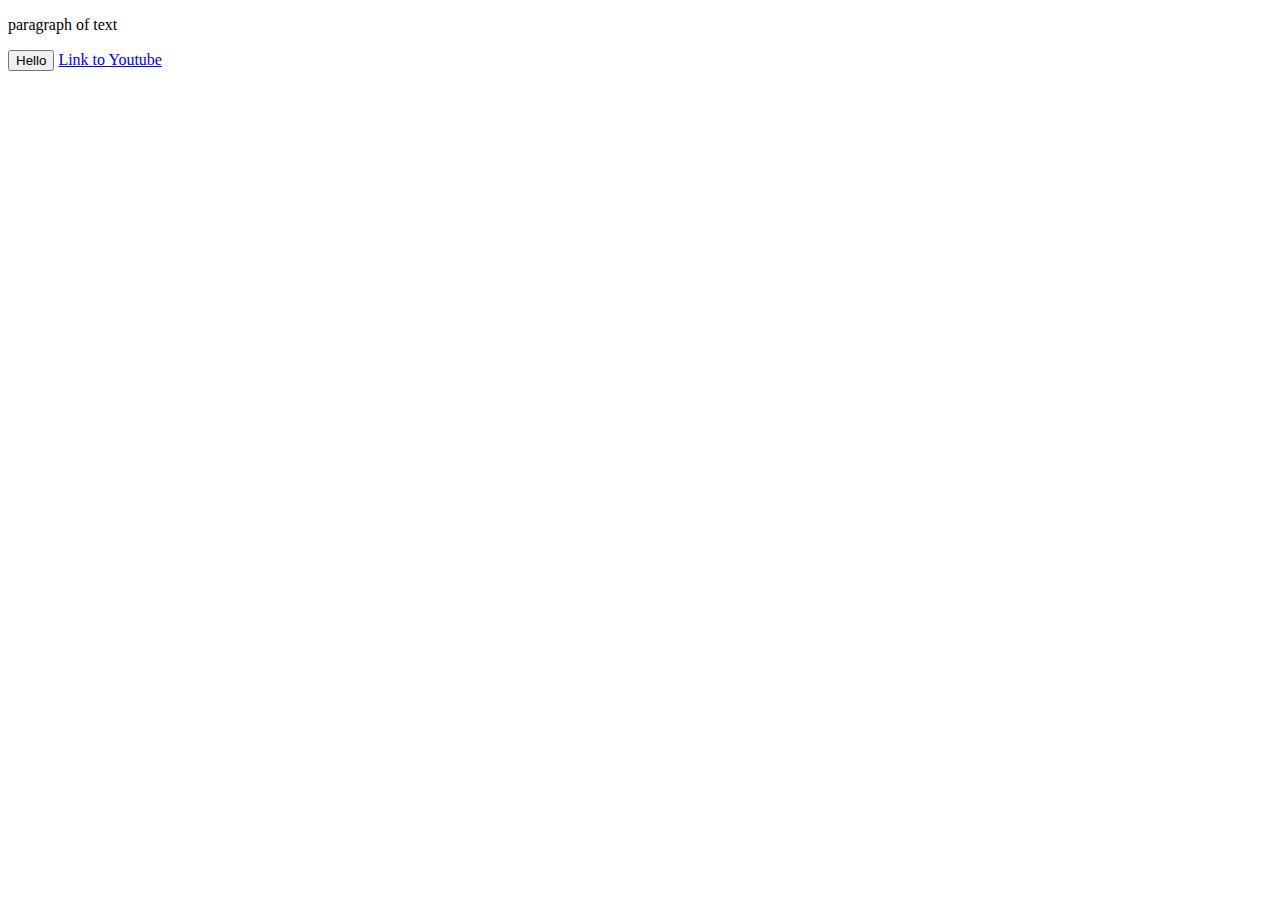
<file: intro-2-html/website.html>
<!DOCTYPE html>
<html>
  <head>
    <title>First Website</title>
  </head>
  <body>
    <p>
      paragraph of text 
  </p>
  
  <button>
      Hello
  </button>
  
  <a href="https://www.youtube.com/" target="_blank">
    Link to Youtube
  </a>
  </body>
</html>
</file>
<file: styles/general.css>
p {
  margin-top: 0px;
  margin-bottom: 0px;
}

body {
  /* This style below will be inherited */
  font-family: Roboto, arial;
  margin: 0;
  padding-top: 80px;
  padding-left: 96px;
  padding-right: 24px;
  background-color: rgb(248, 248, 248);
}

@media (min-width: 1200.1px) {
  body {
    margin-left: 168px;
  }
}
</file>
<file: styles/header.css>
.header {
  height: 55px;
  display: flex;
  flex-direction: row;
  justify-content: space-between;
  position: fixed;
  top: 0;
  left: 0;
  right: 0;
  background-color: white;
  border-bottom-width: 1px;
  border-bottom-style: solid;
  border-bottom-color: rgb(230, 230, 230);
  z-index: 100;
}

.left-section {
  align-items: center;
  display: flex;
}

.hamburger-menu {
  height: 24px;
  margin-left: 24px;
  margin-right: 20px;
}

.youtube-logo {
  height: 20px;
}

.search-button,
.voice-search-button,
.upload-icon-container,
.appsdev,
.notifications-icon-container {
position: relative;
display: flex;
flex-direction: row;
justify-content: center;
align-items: center;
}

.search-button {
  height: 40px;
  width: 66px;
  background-color: rgb(240, 240, 240);
  border-width: 1px;
  border-style: solid;
  border-color: rgb(192, 192, 192);
  margin-left: -1px;
  margin-right: 10px;
  position: relative;
}

.search-button .tooltip,
.voice-search-button .tooltip,
.upload-icon-container .tooltip,
.appsdev .tooltip,
.notifications-icon-container .tooltip {
  position: absolute;
  background-color: gray;
  color: white;
  padding-top: 4px;
  padding-bottom: 4px;
  padding-left: 8px;
  padding-right: 8px;
  border-radius: 2px;
  font-size: 12px;
  bottom: -30px;
  opacity: 0;
  transition: opacity 0.15s;
  pointer-events: none;
  white-space: nowrap;
  font-family: roboto, arial;
}

.search-button:hover .tooltip,
.voice-search-button:hover .tooltip,
.upload-icon-container:hover .tooltip,
.appsdev:hover .tooltip,
.notifications-icon-container:hover .tooltip {
  opacity: 1;
}


.search-bar {
  flex: 1;
  height: 36px;
  padding-left: 10px;
  font-size: 16px;
  width: 0;
  border: 1px solid rgb(192, 192, 192);
  border-radius: 2px;
  box-shadow: inset 1px 2px 3px rgba(0, 0, 0, 0.05)
}

.search-bar::placeholder {
  font-size: 16px;
}

.search-icon {
  height: 25px;
}

.voice-search-button {
  height: 40px;
  width: 40px;
  border-radius: 20px;
  border: none;
  background-color: rgb(245, 245, 245);

}

.voice-search-icon {
  height: 24px;
}

.middle-section {
  flex: 1;
  margin-left: 70px;
  margin-right: 35px;
  max-width: 500px;
  display: flex;
  align-items: center;
}

.right-section {
  width: 180px;
  display: flex;
  align-items: center;
  justify-content: space-between;
  margin-right: 20px;
  flex-shrink: 0;
}

.upload-icon {
  height: 24px;
}

.notifications-icon-container {
  position: relative;
}

.notifications-count {
  position: absolute;
  top: -2px;
  right: -5px;
  background-color: rgb(201, 0, 0);
  color: white;
  font-size: 11px;
  font-family: roboto, arial;
  padding-left: 5px;
  padding-right: 5px;
  padding-bottom: 2px;
  padding-top: 2px;
  border-radius: 10px;
}

.youtube-apps-icon {
  height: 24px;
}

.notis-icon {
  height: 24px;
}

.cuser {
  height: 32px;
  border-radius: 16px;
}
</file>
<file: styles/video.css>
.thumbnail {
  width: 100%;
}


.video-info-grid {
  display: grid;
  grid-template-columns: 50px 1fr;
}


.profile-picture {
  border-radius: 50px;
  width: 36px;

}

.video-title  {
  margin-top: 0px;
  font-size: 14px;
  font-weight: 500;
  line-height: 20px;
  margin-bottom: 10px;
}

.thumbnail-row {
  margin-bottom: 8px;
  position: relative;
}

.video-author,
.video-stats {
  font-size: 12px;
  color: rgb(96, 96, 96);

}

.video-author {
  margin-bottom: 4px;
}

.video-grid {
  display: grid;
  grid-template-columns: 1fr 1fr 1fr;
  column-gap: 15px;
  row-gap: 40px;
}

@media (max-width: 750px) {
  .video-grid {
    grid-template-columns: 1fr 1fr;
  }
}
@media (min-width: 751px) and (max-width:999px) {
  .video-grid {
    grid-template-columns: 1fr 1fr 1fr;
  }
}

@media (min-width: 1000px) {
  .video-grid {
    grid-template-columns: 1fr 1fr 1fr 1fr;
  }
}

@media (min-width: 1000px) {
  .video-title {
    font-size: 16px;
    line-height: 24px;
  }
}

@media (min-width: 1000px) {
  .video-author,
  .video-stats {
    font-size: 14px;
  }
}


.video-time {
  background-color: black;
  color: white;
  position: absolute;
  bottom: 8px;
  right: 5px;
  font-size: 12px;
  font-weight: 500;
  padding: 4px;
  border-radius: 2px;
}
</file>
<file: styles/sidebar.css>
@media (max-width: 1200px) {
  .sidebar {
    position: fixed;
    left: 0;
    bottom: 0;
    top: 55px;
    background-color: white;
    width: 72px;
    z-index: 200;
    padding-top: 5px;
  }

  .sidebar-link {
    height: 74px;
    display: flex;
    justify-content: center;
    align-items: center;
    flex-direction: column;
    cursor: pointer;
  }

  .sidebar-link:hover {
    background-color: rgb(235, 235, 235);
  }

  .sidebar-link img {
    height: 24px;
    margin-bottom: 4px;
  }

  .sidebar-link div {
    font-family: Roboto, Arial;
    font-size: 10px;
  }
}

@media (min-width: 1200.1px) {
  .sidebar {
    position: fixed;
    left: 0;
    bottom: 0;
    top: 55px;
    background-color: white;
    width: 240px;
    z-index: 200;
    padding-top: 13px;
  }

  .sidebar-link {
    display: flex;
    align-items: center;
    cursor: pointer;
    padding: 8px 24px;
  }

  .sidebar-link:hover {
    background-color: rgb(235, 235, 235);
  }

  .sidebar-link img {
    height: 24px;
    margin-right: 24px;
  }

  .sidebar-link div {
    font-family: Roboto, Arial;
    font-size: 14px;
  }
}
</file>
<file: intro-2-html/styles/buttons.css>
.subscribe-button {
  background-color: rgb(204, 0, 0);
  color: white;
  border: none;
border-radius: 2px;
cursor: pointer;
margin-right: 8px;
margin-left: 20px;
padding-top: 10px;
padding-bottom: 10px;
padding-left: 16px;
padding-right: 16px;
transition: opacity 0.15s;
vertical-align: top;
  }

  .subscribe-button:hover {
    opacity: 0.8;
  }

  .subscribe-button:active{
    opacity: 0.5;
}

  .join-button {
    background-color: white;
    border-color: rgb(6, 95, 212);
    border-style: solid;
    border-width: 1px;
    color: rgb(41, 118, 211);
    border-radius: 2px;
    padding-top: 9px;
    padding-bottom: 9px;
    padding-left: 16px;
    padding-right: 16px;
    cursor: pointer;
   

    transition: background-color 0.15s,
    color 0.15s;
  }

  .join-button:hover {
    background-color: rgb(41, 118, 211);
    color: white;
  }

  .join-button:active {
    opacity: 0.7;
  }
  
  .tweet-button {
    background-color: rgb(29, 155, 240);
    color: white;
    border: none;
    border-radius: 18px;
    font-weight: bold;
    font-size: 15px;
    cursor: pointer;
    margin-left: 8px;
    transition: box-shadow 0.15s;
    vertical-align: top;
    padding-top: 7px;
    padding-right: 16px;
    padding-bottom: 7px;
    padding-left: 16px
  }
  
  .tweet-button:hover {
    box-shadow: 5px 5px 10px rgba(0, 0, 0, 0.15);
  }
</file>
<file: intro-2-html/styles/text.css>
p {
  font-family: Roboto;
  margin-top: 0;
  margin-bottom: 0;
}

.video-title {
  font-weight: bold;
  font-size: 18px;
  width: 280px;
  line-height: 24px;
  margin-bottom: 5px;
}

.video-stats {
  font-family: arial;
  font-size: 14px;
  color: rgb(96, 96, 96);
  margin-bottom: 20;
}

.video-author {
  font-family: Arial;
  font-size: 14px;
  color: rgb(96, 96, 96);
  margin-bottom: 20px;
}

.video-description {
  font-family: arial;
  font-size: 14px;
  color: rgb(96, 96, 96);
  width: 280px;
  line-height: 22px;
  margin-bottom: 100px;
}

.apple-text {
  margin-bottom: 50px;
  font-size: 14px;
  background-color: rgb(227, 65, 64);
  color: white;
  text-align: center;
  padding-top: 18px;
  padding-bottom: 18px;
}

.span-example {
  color: red;
  margin-left: 12px;
}

.span-example:hover {
text-decoration: underline;
}

.shop-link {
cursor: pointer;
}

.shop-link:hover {
  text-decoration: underline;
}
</file>
